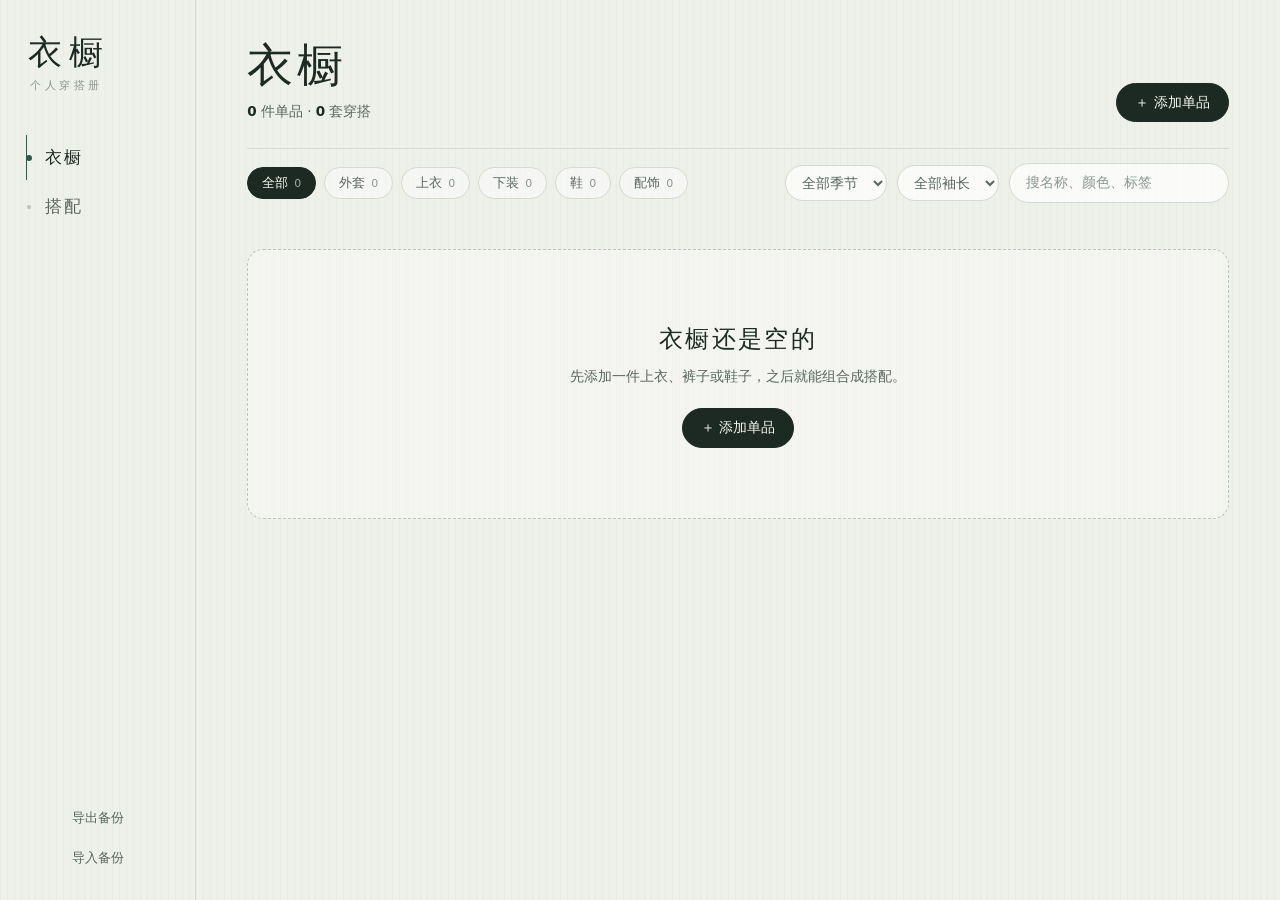
<file: docs/index.html>
<!doctype html>
<html lang="zh-CN" data-mode="static">
<head>
<meta charset="utf-8">
<meta name="viewport" content="width=device-width, initial-scale=1">
<meta name="color-scheme" content="light">
<title>衣橱 · 穿搭记录</title>
<link rel="stylesheet" href="static/styles.css">
</head>
<body>
  <div class="shell">
    <aside class="rail">
      <a class="brand" href="#/wardrobe">
        <span class="brand-name">衣橱</span>
        <span class="brand-sub">个人穿搭册</span>
      </a>

      <nav class="rail-nav" aria-label="主导航">
        <a class="nav-link" href="#/wardrobe" data-nav="wardrobe">衣橱</a>
        <a class="nav-link" href="#/outfits" data-nav="outfits">搭配</a>
      </nav>

      <div class="rail-foot">
        <button class="btn btn-quiet" id="btn-backup" type="button">导出备份</button>
        <button class="btn btn-quiet" id="btn-restore" type="button">导入备份</button>
        <input type="file" id="restore-file" accept="application/json,.json" hidden>
      </div>
    </aside>

    <main class="main">
      <div id="view" class="view"></div>
    </main>
  </div>

  <div id="modal-root"></div>
  <div id="toast" class="toast" role="status" aria-live="polite"></div>

  <script src="static/storage.js"></script>
  <script src="static/app.js"></script>
</body>
</html>
</file>
<file: docs/static/styles.css>
/* 衣橱 · 穿搭记录 — 暖亚麻 + 墨绿，像翻一本裁缝的布样册 */

:root {
  --paper: #EEF0EA;
  --surface: #FBFBF7;
  --ink: #1D2A23;
  --ink-2: #59675F;
  --ink-3: #8B978F;
  --line: #D6DBD2;
  --line-strong: #BCC5B9;
  --accent: #2E5B49;
  --accent-soft: #DEE9E1;
  --linen: #E6E1D4;
  --danger: #9E4638;
  --serif: "Songti SC", "STSong", "Source Han Serif SC", "Noto Serif CJK SC", SimSun, serif;
  --sans: "PingFang SC", "HarmonyOS Sans SC", "Microsoft YaHei", system-ui, -apple-system, "Segoe UI", sans-serif;
  --shadow-soft: 0 18px 40px rgba(35, 43, 36, 0.08);
}

* { box-sizing: border-box; }

[hidden] { display: none !important; }

html, body {
  margin: 0;
  padding: 0;
}

body {
  min-height: 100vh;
  background:
    repeating-linear-gradient(90deg, rgba(29, 42, 35, 0.022) 0 1px, transparent 1px 7px),
    var(--paper);
  color: var(--ink);
  font-family: var(--sans);
  font-size: 15px;
  line-height: 1.6;
  -webkit-font-smoothing: antialiased;
}

a { color: inherit; text-decoration: none; }

button { font-family: inherit; }

img { max-width: 100%; display: block; }

:focus-visible {
  outline: 2px solid var(--accent);
  outline-offset: 3px;
}

/* ---------- 布局 ---------- */

.shell {
  display: flex;
  min-height: 100vh;
}

.rail {
  position: sticky;
  top: 0;
  align-self: flex-start;
  width: 196px;
  height: 100vh;
  padding: 34px 26px 26px;
  border-right: 1px solid var(--line);
  display: flex;
  flex-direction: column;
  gap: 40px;
  flex: none;
}

.brand {
  display: flex;
  flex-direction: column;
  gap: 6px;
}

.brand-name {
  font-family: var(--serif);
  font-size: 34px;
  line-height: 1.1;
  letter-spacing: 0.22em;
  margin-left: 2px;
}

.brand-sub {
  font-size: 11px;
  letter-spacing: 0.32em;
  color: var(--ink-3);
  margin-left: 4px;
}

.rail-nav {
  display: flex;
  flex-direction: column;
  gap: 4px;
}

.nav-link {
  position: relative;
  padding: 9px 2px 9px 18px;
  font-family: var(--serif);
  font-size: 17px;
  letter-spacing: 0.14em;
  color: var(--ink-2);
  border-left: 1px solid transparent;
  transition: color 0.18s ease, border-color 0.18s ease;
}

.nav-link::before {
  content: "";
  position: absolute;
  left: 0;
  top: 50%;
  width: 4px;
  height: 4px;
  margin-top: -2px;
  border-radius: 50%;
  background: var(--line-strong);
  transition: background 0.18s ease, transform 0.18s ease;
}

.nav-link:hover { color: var(--ink); }

.nav-link.is-active {
  color: var(--ink);
  border-left-color: var(--accent);
}

.nav-link.is-active::before {
  background: var(--accent);
  transform: scale(1.5);
}

.rail-foot {
  margin-top: auto;
  display: flex;
  flex-direction: column;
  gap: 8px;
}

.main {
  flex: 1;
  min-width: 0;
  padding: 40px clamp(22px, 4vw, 60px) 96px;
}

.view {
  max-width: 1180px;
  margin: 0 auto;
}

/* ---------- 通用控件 ---------- */

.btn {
  appearance: none;
  display: inline-flex;
  align-items: center;
  justify-content: center;
  gap: 6px;
  padding: 9px 18px;
  border-radius: 999px;
  border: 1px solid var(--line-strong);
  background: transparent;
  color: var(--ink);
  font-size: 14px;
  line-height: 1.4;
  cursor: pointer;
  transition: background 0.18s ease, border-color 0.18s ease, color 0.18s ease, transform 0.18s ease;
}

.btn:hover {
  border-color: var(--ink-2);
  background: rgba(255, 255, 255, 0.6);
}

.btn:active { transform: translateY(1px); }

.btn-primary {
  background: var(--ink);
  border-color: var(--ink);
  color: #F6F6F0;
}

.btn-primary:hover {
  background: #2C3E34;
  border-color: #2C3E34;
  color: #FFFFFF;
}

.btn-danger {
  border-color: rgba(158, 70, 56, 0.4);
  color: var(--danger);
}

.btn-danger:hover {
  background: rgba(158, 70, 56, 0.08);
  border-color: var(--danger);
}

.btn-quiet {
  border-color: transparent;
  color: var(--ink-2);
  padding: 6px 12px;
  font-size: 13px;
}

.btn-quiet:hover {
  background: rgba(255, 255, 255, 0.65);
  border-color: var(--line);
  color: var(--ink);
}

.icon-btn {
  appearance: none;
  border: 0;
  background: transparent;
  color: var(--ink-2);
  font-size: 22px;
  line-height: 1;
  width: 34px;
  height: 34px;
  border-radius: 50%;
  cursor: pointer;
}

.icon-btn:hover {
  background: rgba(29, 42, 35, 0.07);
  color: var(--ink);
}

/* ---------- 页头 ---------- */

.page-head {
  display: flex;
  align-items: flex-end;
  justify-content: space-between;
  gap: 24px;
  flex-wrap: wrap;
  margin-bottom: 26px;
}

.page-title {
  margin: 0;
  font-family: var(--serif);
  font-weight: 500;
  font-size: clamp(34px, 4vw, 46px);
  line-height: 1.15;
  letter-spacing: 0.08em;
}

.lede {
  margin: 8px 0 0;
  color: var(--ink-2);
  font-size: 13.5px;
}

.lede b {
  font-weight: 600;
  color: var(--ink);
}

.toolbar {
  display: flex;
  align-items: center;
  justify-content: space-between;
  gap: 16px;
  flex-wrap: wrap;
  padding: 14px 0 20px;
  border-top: 1px solid var(--line);
  margin-bottom: 26px;
}

.chips {
  display: flex;
  flex-wrap: wrap;
  gap: 8px;
}

.chip {
  appearance: none;
  border: 1px solid var(--line);
  background: rgba(255, 255, 255, 0.45);
  border-radius: 999px;
  padding: 6px 14px;
  font-size: 13px;
  color: var(--ink-2);
  cursor: pointer;
  display: inline-flex;
  align-items: baseline;
  gap: 6px;
  transition: all 0.16s ease;
}

.chip small {
  font-size: 11px;
  color: var(--ink-3);
}

.chip:hover { border-color: var(--line-strong); color: var(--ink); }

.chip.is-active {
  background: var(--ink);
  border-color: var(--ink);
  color: #F6F6F0;
}

.chip.is-active small { color: rgba(246, 246, 240, 0.62); }

.toolbar-right {
  display: flex;
  align-items: center;
  gap: 10px;
}

.search {
  width: 220px;
  max-width: 45vw;
  border: 1px solid var(--line);
  border-radius: 999px;
  background: rgba(255, 255, 255, 0.7);
  padding: 8px 16px;
  font: inherit;
  font-size: 13.5px;
  color: var(--ink);
}

.search::placeholder { color: var(--ink-3); }

.search:focus {
  outline: none;
  border-color: var(--accent);
  box-shadow: 0 0 0 3px var(--accent-soft);
}

.select {
  border: 1px solid var(--line);
  border-radius: 999px;
  background: rgba(255, 255, 255, 0.7);
  padding: 8px 12px;
  font: inherit;
  font-size: 13.5px;
  color: var(--ink-2);
}

/* ---------- 衣橱卡片 ---------- */

.item-grid {
  display: grid;
  grid-template-columns: repeat(auto-fill, minmax(178px, 1fr));
  gap: 26px 22px;
}

.item-card { display: block; }

.item-photo {
  position: relative;
  aspect-ratio: 4 / 5;
  border-radius: 12px;
  overflow: hidden;
  background: var(--surface);
  border: 1px solid var(--line);
  display: flex;
  align-items: center;
  justify-content: center;
  transition: transform 0.22s ease, box-shadow 0.22s ease, border-color 0.22s ease;
}

.item-card:hover .item-photo {
  transform: translateY(-3px);
  box-shadow: 0 16px 30px rgba(35, 43, 36, 0.12);
  border-color: var(--line-strong);
}

.item-photo img {
  width: 100%;
  height: 100%;
  object-fit: cover;
}

.photo-fallback {
  font-family: var(--serif);
  font-size: 30px;
  color: var(--ink-3);
  letter-spacing: 0.2em;
  background:
    radial-gradient(80% 60% at 50% 30%, rgba(255, 255, 255, 0.9), transparent 70%),
    linear-gradient(150deg, #F1F0E9, #E3E4DA);
  width: 100%;
  height: 100%;
  display: flex;
  align-items: center;
  justify-content: center;
}

.item-info {
  padding: 12px 2px 0;
}

.item-name {
  margin: 7px 0 2px;
  font-size: 15px;
  font-weight: 500;
  letter-spacing: 0.02em;
  overflow: hidden;
  text-overflow: ellipsis;
  white-space: nowrap;
}

.item-meta {
  margin: 0;
  font-size: 12.5px;
  color: var(--ink-3);
  display: flex;
  align-items: center;
  gap: 6px;
}

.dot {
  display: inline-block;
  width: 8px;
  height: 8px;
  border-radius: 50%;
  border: 1px solid rgba(29, 42, 35, 0.18);
  flex: none;
}

.fabric-tag {
  display: inline-block;
  font-size: 11px;
  letter-spacing: 0.12em;
  color: var(--ink-2);
  border: 1px dashed var(--line-strong);
  border-radius: 3px;
  padding: 1px 7px;
  background: rgba(255, 255, 255, 0.55);
}

/* ---------- 搭配卡片 ---------- */

.outfit-grid {
  display: grid;
  grid-template-columns: repeat(auto-fill, minmax(232px, 1fr));
  gap: 30px 24px;
}

.outfit-card { display: block; }

.outfit-card-board {
  border-radius: 12px;
  overflow: hidden;
  border: 1px solid var(--line);
  transition: transform 0.22s ease, box-shadow 0.22s ease;
}

.outfit-card:hover .outfit-card-board {
  transform: translateY(-3px);
  box-shadow: 0 18px 34px rgba(35, 43, 36, 0.14);
}

.outfit-card-meta {
  display: flex;
  align-items: baseline;
  justify-content: space-between;
  gap: 12px;
  padding: 12px 2px 0;
}

.outfit-card-meta h3 {
  margin: 0;
  font-family: var(--serif);
  font-size: 18px;
  font-weight: 500;
  letter-spacing: 0.04em;
  overflow: hidden;
  text-overflow: ellipsis;
  white-space: nowrap;
}

.outfit-card-meta p {
  margin: 0;
  font-size: 12px;
  color: var(--ink-3);
  flex: none;
}

/* ---------- 参考穿搭 ---------- */

.ref-grid {
  display: grid;
  grid-template-columns: repeat(auto-fill, minmax(220px, 1fr));
  gap: 28px 22px;
}

.ref-card { display: block; }

.ref-cover {
  position: relative;
  aspect-ratio: 4 / 5;
  border-radius: 12px;
  overflow: hidden;
  background: var(--surface);
  border: 1px solid var(--line);
  transition: transform 0.22s ease, box-shadow 0.22s ease;
}

.ref-card:hover .ref-cover {
  transform: translateY(-3px);
  box-shadow: 0 18px 34px rgba(35, 43, 36, 0.14);
}

.ref-cover img {
  width: 100%;
  height: 100%;
  object-fit: cover;
  transition: transform 0.35s ease;
}

.ref-card:hover .ref-cover img { transform: scale(1.02); }

.ref-empty {
  width: 100%;
  height: 100%;
  display: flex;
  align-items: center;
  justify-content: center;
  font-family: var(--serif);
  font-size: 26px;
  letter-spacing: 0.2em;
  color: var(--ink-3);
  background: linear-gradient(150deg, #f1f0e9, #e3e4da);
}

.ref-count {
  position: absolute;
  right: 10px;
  bottom: 10px;
  background: rgba(29, 42, 35, 0.72);
  color: #f6f6f0;
  font-size: 11px;
  letter-spacing: 0.06em;
  padding: 2px 9px;
  border-radius: 999px;
}

.ref-gallery {
  display: grid;
  grid-template-columns: repeat(2, minmax(0, 1fr));
  gap: 14px;
  align-content: start;
}

.ref-gallery .ref-shot:only-child { grid-column: 1 / -1; }

.ref-shot {
  appearance: none;
  display: block;
  padding: 0;
  border: 1px solid var(--line);
  border-radius: 12px;
  overflow: hidden;
  background: var(--surface);
  cursor: zoom-in;
}

.ref-shot img {
  display: block;
  width: 100%;
  aspect-ratio: 4 / 5;
  object-fit: cover;
  transition: transform 0.35s ease;
}

.ref-shot:hover img { transform: scale(1.02); }

.lightbox-img {
  display: block;
  width: 100%;
  max-height: 74vh;
  object-fit: contain;
  border-radius: 8px;
  background: #f3f1ea;
}

/* ---------- 拼贴板 ---------- */

.board {
  position: relative;
  aspect-ratio: 4 / 5;
  overflow: hidden;
  background:
    radial-gradient(120% 80% at 18% 0%, rgba(255, 255, 255, 0.5), transparent 62%),
    repeating-linear-gradient(0deg, rgba(118, 106, 84, 0.05) 0 1px, transparent 1px 7px),
    repeating-linear-gradient(90deg, rgba(118, 106, 84, 0.045) 0 1px, transparent 1px 7px),
    linear-gradient(158deg, #EAE5D8 0%, #DED8C8 100%);
}

.board--mini { border-radius: 12px; }

.board-title {
  position: absolute;
  top: 3.6%;
  left: 5%;
  right: 5%;
  display: flex;
  align-items: baseline;
  justify-content: space-between;
  gap: 16px;
  z-index: 30;
}

.board-title h2 {
  margin: 0;
  font-family: var(--serif);
  font-size: clamp(16px, 1.9vw, 23px);
  font-weight: 600;
  letter-spacing: 0.08em;
  color: var(--ink);
  line-height: 1.2;
}

.board-title span {
  font-size: 11.5px;
  letter-spacing: 0.18em;
  color: var(--ink-2);
  flex: none;
}

.board-rule {
  position: absolute;
  top: 10.4%;
  left: 5%;
  right: 5%;
  height: 1px;
  background: rgba(29, 42, 35, 0.16);
  z-index: 30;
}

.slot {
  position: absolute;
  margin: 0;
  padding: 2.4%;
  background: #FCFCF8;
  border-radius: 4px;
  box-shadow:
    0 10px 24px rgba(38, 36, 26, 0.16),
    0 2px 5px rgba(38, 36, 26, 0.08);
  transform: rotate(var(--rot, 0deg));
  display: flex;
  align-items: center;
  justify-content: center;
  overflow: hidden;
}

.slot img {
  width: 100%;
  height: 100%;
  object-fit: contain;
}

.slot-fallback {
  font-family: var(--serif);
  font-size: 12px;
  letter-spacing: 0.18em;
  color: var(--ink-3);
}

.mannequin {
  position: absolute;
  inset: 12% 0 8%;
  width: 100%;
  height: 80%;
  color: rgba(29, 42, 35, 0.32);
  pointer-events: none;
  z-index: 0;
}

/* ---------- 详情页 ---------- */

.detail-head {
  display: flex;
  align-items: center;
  justify-content: space-between;
  gap: 18px;
  flex-wrap: wrap;
  margin-bottom: 30px;
}

.back-link {
  font-size: 13px;
  color: var(--ink-2);
  letter-spacing: 0.08em;
  border-bottom: 1px solid transparent;
  padding-bottom: 2px;
}

.back-link:hover {
  color: var(--ink);
  border-bottom-color: var(--line-strong);
}

.actions {
  display: flex;
  align-items: center;
  gap: 10px;
  flex-wrap: wrap;
}

.outfit-layout {
  display: grid;
  grid-template-columns: minmax(0, 620px) minmax(260px, 1fr);
  gap: clamp(28px, 4vw, 56px);
  align-items: start;
}

.board-wrap {
  position: static;
}

@media (min-width: 921px) and (min-height: 940px) {
  .board-wrap {
    position: sticky;
    top: 32px;
  }
}

.board-shell {
  border-radius: 14px;
  overflow: hidden;
  border: 1px solid var(--line);
  box-shadow: var(--shadow-soft);
}

.mode-tabs {
  display: inline-flex;
  gap: 2px;
  padding: 3px;
  border: 1px solid var(--line);
  border-radius: 999px;
  background: rgba(255, 255, 255, 0.55);
  margin-bottom: 14px;
}

.mode-tab {
  appearance: none;
  border: 0;
  background: transparent;
  border-radius: 999px;
  padding: 5px 15px;
  font-size: 12.5px;
  letter-spacing: 0.1em;
  color: var(--ink-2);
  cursor: pointer;
}

.mode-tab.is-active {
  background: var(--ink);
  color: #F6F6F0;
}

.page-tabs {
  display: inline-flex;
  margin: -2px 0 28px;
}

.page-tabs .mode-tab {
  display: inline-block;
  text-decoration: none;
  padding: 7px 20px;
  font-size: 13px;
}

.inline-link {
  color: var(--accent);
  text-decoration: underline;
  text-underline-offset: 3px;
}

.photo-manager {
  display: grid;
  grid-template-columns: repeat(auto-fill, minmax(108px, 1fr));
  gap: 12px;
}

.photo-thumb {
  position: relative;
  aspect-ratio: 4 / 5;
  border-radius: 8px;
  overflow: hidden;
  border: 1px solid var(--line);
  background: #fff;
}

.photo-thumb img {
  width: 100%;
  height: 100%;
  object-fit: cover;
}

.photo-remove {
  position: absolute;
  top: 6px;
  right: 6px;
  width: 24px;
  height: 24px;
  border: 0;
  border-radius: 50%;
  background: rgba(29, 42, 35, 0.72);
  color: #fff;
  font-size: 15px;
  line-height: 1;
  cursor: pointer;
  display: flex;
  align-items: center;
  justify-content: center;
}

.photo-remove:hover { background: var(--danger); }

.photo-add {
  aspect-ratio: 4 / 5;
  border: 1px dashed var(--line-strong);
  border-radius: 8px;
  background: rgba(255, 255, 255, 0.45);
  color: var(--ink-2);
  cursor: pointer;
  display: flex;
  flex-direction: column;
  align-items: center;
  justify-content: center;
  gap: 6px;
  transition: border-color 0.16s ease, background 0.16s ease;
}

.photo-add span {
  font-size: 24px;
  line-height: 1;
}

.photo-add small {
  font-size: 11.5px;
  letter-spacing: 0.08em;
}

.photo-add:hover {
  border-color: var(--accent);
  background: rgba(222, 233, 225, 0.35);
}

.outfit-side { padding-top: 6px; }

.outfit-title {
  margin: 0;
  font-family: var(--serif);
  font-size: clamp(30px, 3.4vw, 42px);
  font-weight: 500;
  letter-spacing: 0.08em;
  line-height: 1.2;
}

.occasion {
  display: inline-block;
  margin: 12px 0 0;
  font-size: 12px;
  letter-spacing: 0.18em;
  color: var(--accent);
  background: var(--accent-soft);
  border-radius: 3px;
  padding: 3px 10px;
}

.notes {
  margin: 18px 0 0;
  color: var(--ink-2);
  font-size: 14px;
  white-space: pre-wrap;
  max-width: 46ch;
}

.side-heading {
  display: flex;
  align-items: baseline;
  justify-content: space-between;
  margin: 34px 0 12px;
  padding-bottom: 8px;
  border-bottom: 1px solid var(--line);
}

.side-heading h2 {
  margin: 0;
  font-family: var(--serif);
  font-size: 18px;
  font-weight: 500;
  letter-spacing: 0.1em;
}

.side-heading span {
  font-size: 12px;
  color: var(--ink-3);
}

.piece-list {
  list-style: none;
  margin: 0;
  padding: 0;
}

.piece {
  display: flex;
  align-items: center;
  gap: 12px;
  padding: 9px 0;
  border-bottom: 1px solid rgba(214, 219, 210, 0.65);
  transition: background 0.16s ease;
}

.piece:hover { background: rgba(255, 255, 255, 0.5); }

.piece-thumb {
  width: 46px;
  height: 56px;
  border-radius: 5px;
  overflow: hidden;
  background: var(--surface);
  border: 1px solid var(--line);
  flex: none;
  display: flex;
  align-items: center;
  justify-content: center;
  font-family: var(--serif);
  font-size: 12px;
  color: var(--ink-3);
}

.piece-thumb img {
  width: 100%;
  height: 100%;
  object-fit: cover;
}

.piece-info {
  min-width: 0;
  flex: 1;
}

.piece-info strong {
  display: block;
  font-weight: 500;
  font-size: 14px;
  overflow: hidden;
  text-overflow: ellipsis;
  white-space: nowrap;
}

.piece-info small {
  color: var(--ink-3);
  font-size: 11.5px;
  letter-spacing: 0.08em;
}

.updated {
  margin: 22px 0 0;
  font-size: 11.5px;
  color: var(--ink-3);
  letter-spacing: 0.08em;
}

/* ---------- 单品详情 ---------- */

.item-detail {
  display: grid;
  grid-template-columns: minmax(0, 360px) minmax(0, 1fr);
  gap: clamp(24px, 4vw, 56px);
  align-items: start;
}

.item-detail-photo {
  aspect-ratio: 4 / 5;
  border-radius: 12px;
  overflow: hidden;
  background: var(--surface);
  border: 1px solid var(--line);
  display: flex;
  align-items: center;
  justify-content: center;
}

.item-detail-photo img { width: 100%; height: 100%; object-fit: contain; }

.item-detail-photo .photo-fallback { font-size: 44px; }

.detail-title {
  margin: 10px 0 0;
  font-family: var(--serif);
  font-size: clamp(28px, 3.2vw, 38px);
  font-weight: 500;
  letter-spacing: 0.06em;
  line-height: 1.25;
}

.facts {
  margin: 26px 0 0;
  border-top: 1px solid var(--line);
}

.fact {
  display: flex;
  gap: 20px;
  padding: 10px 0;
  border-bottom: 1px solid rgba(214, 219, 210, 0.65);
}

.fact dt {
  width: 62px;
  flex: none;
  color: var(--ink-3);
  font-size: 12px;
  letter-spacing: 0.12em;
  padding-top: 2px;
}

.fact dd {
  margin: 0;
  font-size: 14px;
  color: var(--ink);
  white-space: pre-wrap;
}

.related { margin-top: 52px; }

.related .side-heading { margin-top: 0; }

/* ---------- 编辑器 ---------- */

.editor-head {
  margin-bottom: 26px;
}

.editor-head h1 {
  margin: 6px 0 0;
  font-family: var(--serif);
  font-size: clamp(30px, 3.6vw, 42px);
  font-weight: 500;
  letter-spacing: 0.08em;
}

.form-card {
  background: rgba(255, 255, 255, 0.5);
  border: 1px solid var(--line);
  border-radius: 14px;
  padding: 24px clamp(18px, 3vw, 30px);
  margin-bottom: 34px;
}

.field-row {
  display: grid;
  grid-template-columns: 2fr 1fr;
  gap: 16px;
}

.field {
  margin-bottom: 18px;
}

.field:last-child { margin-bottom: 0; }

.field > label,
.field > .field-label {
  display: block;
  font-size: 12px;
  letter-spacing: 0.12em;
  color: var(--ink-2);
  margin-bottom: 7px;
}

.input,
.textarea {
  width: 100%;
  border: 1px solid var(--line);
  border-radius: 8px;
  background: #FFFEFA;
  padding: 10px 12px;
  font: inherit;
  font-size: 14px;
  color: var(--ink);
}

.input:focus,
.textarea:focus {
  outline: none;
  border-color: var(--accent);
  box-shadow: 0 0 0 3px var(--accent-soft);
}

.textarea { resize: vertical; min-height: 74px; }

.seg {
  display: flex;
  flex-wrap: wrap;
  gap: 8px;
}

.seg-opt {
  appearance: none;
  border: 1px solid var(--line);
  background: #FFFEFA;
  border-radius: 999px;
  padding: 7px 16px;
  font-size: 13px;
  color: var(--ink-2);
  cursor: pointer;
  transition: all 0.16s ease;
}

.seg-opt:hover { border-color: var(--line-strong); color: var(--ink); }

.seg-opt.is-on {
  background: var(--accent);
  border-color: var(--accent);
  color: #F2F7F2;
}

.picker-section { margin-bottom: 30px; }

.picker-head {
  display: flex;
  align-items: baseline;
  gap: 10px;
  margin-bottom: 12px;
  padding-bottom: 7px;
  border-bottom: 1px solid var(--line);
}

.picker-head h3 {
  margin: 0;
  font-family: var(--serif);
  font-size: 17px;
  font-weight: 500;
  letter-spacing: 0.12em;
}

.picker-head span {
  font-size: 11.5px;
  color: var(--ink-3);
}

.pick-grid {
  display: grid;
  grid-template-columns: repeat(auto-fill, minmax(112px, 1fr));
  gap: 12px;
}

.pick-tile {
  position: relative;
  appearance: none;
  border: 1px solid var(--line);
  background: #FFFEFA;
  border-radius: 9px;
  padding: 0;
  overflow: hidden;
  cursor: pointer;
  text-align: left;
  transition: border-color 0.16s ease, box-shadow 0.16s ease, transform 0.16s ease;
}

.pick-tile:hover {
  border-color: var(--line-strong);
  transform: translateY(-2px);
}

.pick-tile.is-on {
  border-color: var(--accent);
  box-shadow: 0 0 0 2px var(--accent-soft);
}

.pick-photo {
  aspect-ratio: 4 / 5;
  background: var(--paper);
  display: flex;
  align-items: center;
  justify-content: center;
  overflow: hidden;
  font-family: var(--serif);
  color: var(--ink-3);
}

.pick-photo img {
  width: 100%;
  height: 100%;
  object-fit: cover;
}

.pick-name {
  display: block;
  padding: 7px 9px;
  font-size: 12px;
  white-space: nowrap;
  overflow: hidden;
  text-overflow: ellipsis;
  color: var(--ink-2);
}

.pick-check {
  position: absolute;
  top: 6px;
  right: 6px;
  width: 20px;
  height: 20px;
  border-radius: 50%;
  background: var(--accent);
  color: #fff;
  font-size: 12px;
  display: none;
  align-items: center;
  justify-content: center;
}

.pick-tile.is-on .pick-check { display: flex; }

.editor-foot {
  position: sticky;
  bottom: 0;
  display: flex;
  align-items: center;
  justify-content: space-between;
  gap: 16px;
  padding: 16px 0 18px;
  background: linear-gradient(to top, var(--paper) 60%, rgba(238, 240, 234, 0));
}

.selected-count {
  font-size: 13px;
  color: var(--ink-2);
  letter-spacing: 0.06em;
}

.selected-count b { color: var(--ink); font-weight: 600; }

.editor-buttons {
  display: flex;
  gap: 10px;
}

/* ---------- 上传 ---------- */

.drop {
  display: block;
  border: 1px dashed var(--line-strong);
  border-radius: 10px;
  background: rgba(255, 255, 255, 0.45);
  padding: 16px;
  cursor: pointer;
  transition: border-color 0.16s ease, background 0.16s ease;
}

.drop:hover,
.drop.is-drag {
  border-color: var(--accent);
  background: rgba(222, 233, 225, 0.35);
}

.drop-inner {
  display: flex;
  flex-direction: column;
  align-items: center;
  gap: 4px;
  color: var(--ink-2);
  font-size: 13px;
  text-align: center;
}

.drop-inner small {
  color: var(--ink-3);
  font-size: 11.5px;
}

.drop-preview {
  display: flex;
  align-items: center;
  gap: 14px;
}

.drop-preview img {
  width: 86px;
  height: 108px;
  object-fit: cover;
  border-radius: 7px;
  border: 1px solid var(--line);
  background: #fff;
}

.drop-actions {
  display: flex;
  flex-direction: column;
  gap: 8px;
  font-size: 12.5px;
  color: var(--ink-2);
}

.link-btn {
  appearance: none;
  border: 0;
  background: none;
  padding: 0;
  color: var(--danger);
  font: inherit;
  font-size: 12.5px;
  cursor: pointer;
  text-decoration: underline;
  text-underline-offset: 3px;
  text-align: left;
}

/* ---------- 弹窗 ---------- */

.modal-backdrop {
  position: fixed;
  inset: 0;
  z-index: 100;
  display: flex;
  align-items: center;
  justify-content: center;
  padding: 24px;
  background: rgba(20, 28, 24, 0.44);
  backdrop-filter: blur(3px);
  animation: fade-in 0.18s ease;
}

.modal {
  width: min(540px, 100%);
  max-height: 88vh;
  overflow: auto;
  background: var(--surface);
  border-radius: 16px;
  box-shadow: 0 30px 80px rgba(15, 22, 18, 0.35);
  animation: rise 0.2s ease;
}

.modal--wide { width: min(680px, 100%); }

.modal-head {
  display: flex;
  align-items: center;
  justify-content: space-between;
  gap: 16px;
  padding: 20px 24px 0;
}

.modal-head h2 {
  margin: 0;
  font-family: var(--serif);
  font-size: 22px;
  font-weight: 500;
  letter-spacing: 0.1em;
}

.modal-body { padding: 20px 24px 8px; }

.modal-foot {
  display: flex;
  justify-content: flex-end;
  gap: 10px;
  padding: 8px 24px 22px;
}

.confirm-text {
  margin: 0;
  color: var(--ink-2);
  font-size: 14px;
  white-space: pre-wrap;
}

@keyframes fade-in {
  from { opacity: 0; }
  to { opacity: 1; }
}

@keyframes rise {
  from { opacity: 0; transform: translateY(10px) scale(0.99); }
  to { opacity: 1; transform: none; }
}

/* ---------- 提示 ---------- */

.toast {
  position: fixed;
  left: 50%;
  bottom: 30px;
  transform: translate(-50%, 16px);
  z-index: 200;
  background: var(--ink);
  color: #F6F6F0;
  padding: 10px 20px;
  border-radius: 999px;
  font-size: 13px;
  letter-spacing: 0.04em;
  opacity: 0;
  pointer-events: none;
  transition: opacity 0.2s ease, transform 0.2s ease;
  max-width: 86vw;
}

.toast.is-show {
  opacity: 1;
  transform: translate(-50%, 0);
}

.toast.is-error { background: var(--danger); }

/* ---------- 空状态 ---------- */

.empty {
  padding: 70px 24px;
  text-align: center;
  border: 1px dashed var(--line-strong);
  border-radius: 16px;
  background: rgba(255, 255, 255, 0.35);
}

.empty h2 {
  margin: 0 0 8px;
  font-family: var(--serif);
  font-size: 24px;
  font-weight: 500;
  letter-spacing: 0.1em;
}

.empty p {
  margin: 0 0 20px;
  color: var(--ink-2);
  font-size: 13.5px;
}

/* ---------- 响应式 ---------- */

@media (max-width: 920px) {
  .outfit-layout,
  .item-detail {
    grid-template-columns: 1fr;
  }

  .board-wrap { position: static; }

  .item-detail-photo { max-width: 420px; }
}

@media (max-width: 860px) {
  .shell { display: block; }

  .rail {
    position: sticky;
    top: 0;
    z-index: 40;
    width: auto;
    height: auto;
    flex-direction: row;
    align-items: center;
    flex-wrap: wrap;
    gap: 14px;
    padding: 12px 18px;
    border-right: 0;
    border-bottom: 1px solid var(--line);
    background: rgba(238, 240, 234, 0.94);
    backdrop-filter: blur(6px);
  }

  .brand { flex-direction: row; align-items: baseline; gap: 9px; }

  .brand-name { font-size: 24px; }

  .rail-nav { flex-direction: row; gap: 12px; }

  .nav-link { padding: 4px 0 4px 12px; font-size: 15px; }

  .rail-foot { margin: 0 0 0 auto; flex-direction: row; gap: 2px; }

  .rail-foot .btn { padding: 5px 9px; font-size: 12px; }

  .main { padding: 28px 20px 84px; }

  .toolbar-right { width: 100%; flex-wrap: wrap; gap: 8px; }

  .toolbar-right .select { flex: 1 1 128px; }

  .search { flex: 1 1 100%; width: 100%; max-width: none; }

  .field-row { grid-template-columns: 1fr; }
}

@media (max-width: 600px) {
  .brand-sub { display: none; }

  .rail { gap: 10px; padding: 10px 14px; }

  .rail-nav { gap: 8px; }

  .main { padding: 22px 14px 76px; }

  .page-head { gap: 14px; }

  .page-head .btn-primary { padding: 8px 15px; font-size: 13.5px; }

  .detail-head { gap: 10px; }

  .actions { gap: 6px; }

  .actions .btn { padding: 7px 12px; font-size: 13px; }

  .outfit-grid { grid-template-columns: repeat(auto-fill, minmax(150px, 1fr)); gap: 20px 14px; }

  .ref-grid { grid-template-columns: repeat(auto-fill, minmax(158px, 1fr)); gap: 20px 14px; }

  .outfit-card-meta h3 { font-size: 16px; }

  .modal-backdrop { padding: 12px; }

  .modal-head { padding: 16px 16px 0; }

  .modal-body { padding: 16px 16px 6px; }

  .modal-foot { padding: 6px 16px 16px; }

  .form-card { padding: 18px 16px; }

  .picker-head h3 { font-size: 16px; }

  .ref-gallery { grid-template-columns: 1fr; }

  .ref-gallery .ref-shot:only-child { grid-column: auto; }
}

@media (max-width: 460px) {
  .item-grid { grid-template-columns: repeat(auto-fill, minmax(136px, 1fr)); gap: 18px 12px; }

  .outfit-grid { grid-template-columns: repeat(2, minmax(0, 1fr)); gap: 18px 12px; }

  .ref-grid { grid-template-columns: repeat(2, minmax(0, 1fr)); gap: 18px 12px; }

  .pick-grid { grid-template-columns: repeat(auto-fill, minmax(96px, 1fr)); gap: 9px; }

  .board-title h2 { font-size: 14px; }

  .board-title span { font-size: 10px; letter-spacing: 0.1em; }

  .outfit-title { font-size: 28px; }

  .editor-buttons { gap: 6px; }

  .editor-buttons .btn { padding: 8px 12px; font-size: 13px; }

  .selected-count { font-size: 12px; }
}

@media (prefers-reduced-motion: reduce) {
  *, *::before, *::after {
    animation-duration: 0.001ms !important;
    transition-duration: 0.001ms !important;
  }
}
</file>
